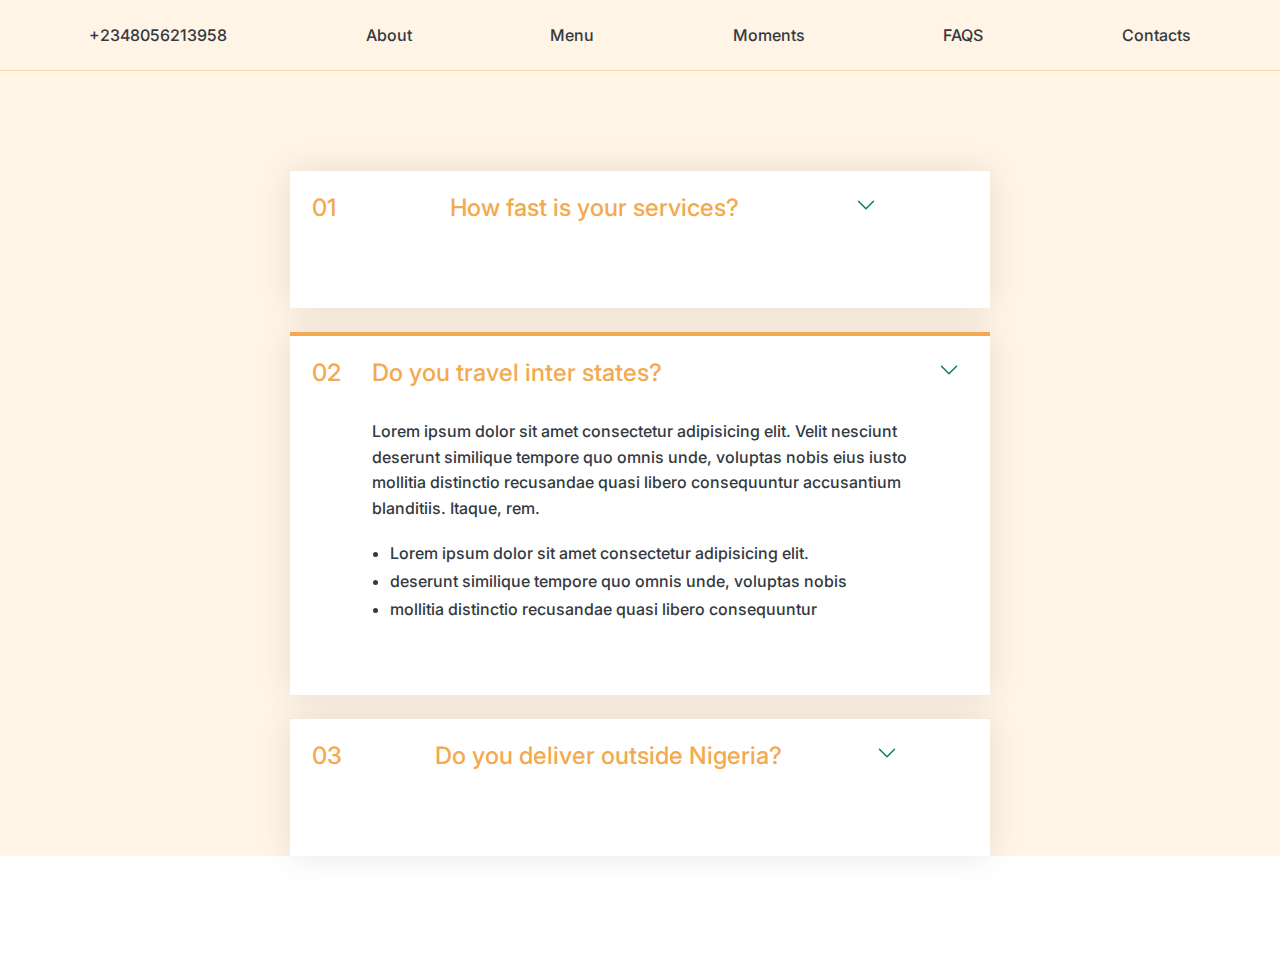
<file: FAQS.html>
<!DOCTYPE html>
<html lang="en">
  <head>
    <meta charset="UTF-8" />
    <meta http-equiv="X-UA-Compatible" content="IE=edge" />
    <meta name="viewport" content="width=device-width, initial-scale=1.0" />
    <link href="style.css" rel="stylesheet" />
    <link rel="preconnect" href="https://fonts.googleapis.com" />
    <link rel="preconnect" href="https://fonts.gstatic.com" crossorigin />
    <link
      href="https://fonts.googleapis.com/css2?family=Inter:wght@400;500;
      700&family=Montserrat+Alternates:wght@500;600&display=swap"
      rel="stylesheet"
    />
    <title>Bumai Cakes</title>
  </head>
</html>
<body>
  <div class="faq-container">
    <nav class="faq-nav">
      <div><a href="#">+2348056213958</a></div>
      <div><a href="#">About</a></div>
      <div><a href="#">Menu</a></div>
      <div><a href="#">Moments</a></div>
      <div><a href="#">FAQS</a></div>
      <div><a href="#">Contacts</a></div>
    </nav>

    <div class="accordion">
      <div class="item">
        <p class="number">01</p>
        <p class="question">How fast is your services?</p>
        <svg
          xmlns="http://www.w3.org/2000/svg"
          fill="none"
          viewBox="0 0 24 24"
          stroke-width="1.5"
          stroke="currentColor"
          class="acc-icon"
        >
          <path
            stroke-linecap="round"
            stroke-linejoin="round"
            d="M19.5 8.25l-7.5 7.5-7.5-7.5"
          />
        </svg>

        <div class="response">
          <p>
            Lorem ipsum dolor sit amet consectetur adipisicing elit. Velit
            nesciunt<br />
            deserunt similique tempore quo omnis unde, voluptas nobis eius
            iusto<br />
            mollitia distinctio recusandae quasi libero consequuntur
            accusantium<br />
            blanditiis. Itaque, rem.
          </p>

          <ul>
            <li>Lorem ipsum dolor sit amet consectetur adipisicing elit.</li>
            <li>deserunt similique tempore quo omnis unde, voluptas nobis</li>
            <li>mollitia distinctio recusandae quasi libero consequuntur</li>
          </ul>
        </div>
      </div>
      <div class="item open">
        <p class="number">02</p>
        <p class="question">Do you travel inter states?</p>
        <svg
          xmlns="http://www.w3.org/2000/svg"
          fill="none"
          viewBox="0 0 24 24"
          stroke-width="1.5"
          stroke="currentColor"
          class="acc-icon"
        >
          <path
            stroke-linecap="round"
            stroke-linejoin="round"
            d="M19.5 8.25l-7.5 7.5-7.5-7.5"
          />
        </svg>

        <div class="response">
          <p>
            Lorem ipsum dolor sit amet consectetur adipisicing elit. Velit
            nesciunt<br />
            deserunt similique tempore quo omnis unde, voluptas nobis eius
            iusto<br />
            mollitia distinctio recusandae quasi libero consequuntur
            accusantium<br />
            blanditiis. Itaque, rem.
          </p>

          <ul>
            <li>Lorem ipsum dolor sit amet consectetur adipisicing elit.</li>
            <li>deserunt similique tempore quo omnis unde, voluptas nobis</li>
            <li>mollitia distinctio recusandae quasi libero consequuntur</li>
          </ul>
        </div>
      </div>
      <div class="item">
        <p class="number">03</p>
        <p class="question">Do you deliver outside Nigeria?</p>
        <svg
          xmlns="http://www.w3.org/2000/svg"
          fill="none"
          viewBox="0 0 24 24"
          stroke-width="1.5"
          stroke="currentColor"
          class="acc-icon"
        >
          <path
            stroke-linecap="round"
            stroke-linejoin="round"
            d="M19.5 8.25l-7.5 7.5-7.5-7.5"
          />
        </svg>

        <div class="response">
          <p>
            Lorem ipsum dolor sit amet consectetur adipisicing elit. Velit
            nesciunt<br />
            deserunt similique tempore quo omnis unde, voluptas nobis eius
            iusto<br />
            mollitia distinctio recusandae quasi libero consequuntur
            accusantium<br />
            blanditiis. Itaque, rem.
          </p>

          <ul>
            <li>Lorem ipsum dolor sit amet consectetur adipisicing elit.</li>
            <li>deserunt similique tempore quo omnis unde, voluptas nobis</li>
            <li>mollitia distinctio recusandae quasi libero consequuntur</li>
          </ul>
        </div>
      </div>
    </div>
  </div>
</body>
</file>
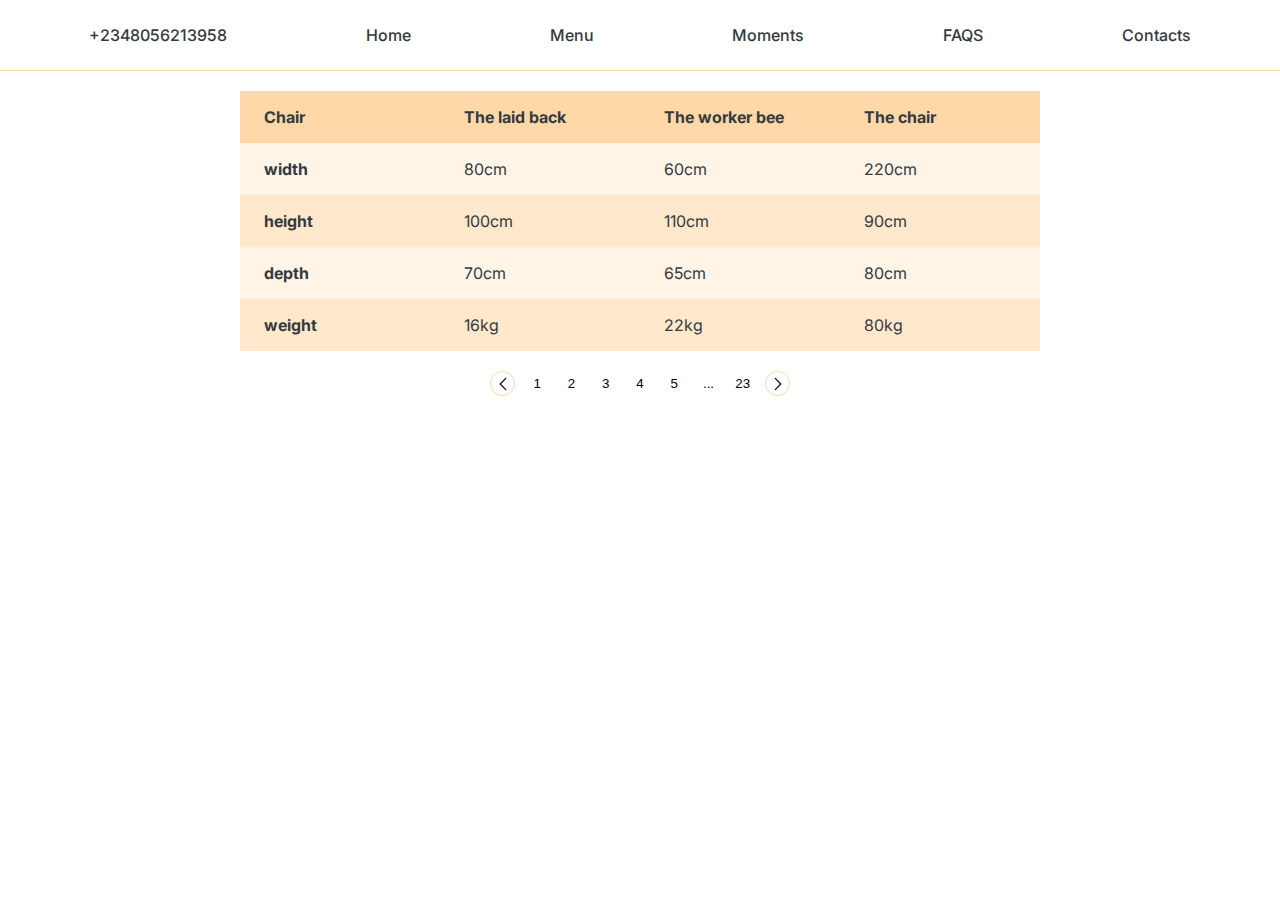
<file: Menu-Table.html>
<style>
  /* SPACING SYSTEM (px) 2 / 4 / 8 / 12 / 16 / 24 / 32 / 48 / 64 / 80 / 96 / 128
    FONT SIZE SYSTEM (px) 10 / 12 / 14 / 16 / 18 / 20 / 24 / 30 / 36 / 44 / 52 / 62
    / 74 / 86 / 98 */

  * {
    margin: 0;
    padding: 0;
    box-sizing: border-box;
  }

  table {
    width: 800px;
    margin: 20 auto;
    /*border: 1px solid #343a40;*/
    border-collapse: collapse;
  }
  th,
  td {
    /*border: 1px solid #343a40;*/
    padding: 16px 24px;
    text-align: left;
  }
  thead th {
    background-color: #ffd8a8;
    width: 25%;
  }
  tbody tr:nth-child(odd) {
    background-color: #fff4e6;
  }
  tbody tr:nth-child(even) {
    background-color: #ffe8cc;
  }
  .pagination {
    width: 300px;
    margin: 20px auto;
    display: flex;
    justify-content: space-between;
    align-items: center;
  }
  .pg-icons {
    width: 18px;
  }
  .pag-icon {
    background-color: #fff;
    border: 1px solid #ffd8a8;
    width: 25px;
    height: 25px;
    border-radius: 50%;
    text-align: center;
  }
  .btns {
    width: 24px;
    height: 24px;
    background-color: #fff;
    border: 1px solid #ffd8a8;
    border-radius: 50%;
  }
  a .pag-icon:link {
    background-color: #fff;
    border: none;
  }
  a .pag-icon:hover {
    background-color: #ffd8a8;
    border: 1px solid #ffd8a8;
    cursor: pointer;
  }
  a .btns {
    border: none;
  }
  a .btns:hover {
    background-color: #ffd8a8;
    border: 1px solid #ffd8a8;
    cursor: pointer;
  }
</style>

<!DOCTYPE html>
<html lang="en">
  <head>
    <meta charset="UTF-8" />
    <meta http-equiv="X-UA-Compatible" content="IE=edge" />
    <meta name="viewport" content="width=device-width, initial-scale=1.0" />
    <title>Menu</title>
    <link href="style.css" rel="stylesheet" />
    <link rel="preconnect" href="https://fonts.googleapis.com" />
    <link rel="preconnect" href="https://fonts.gstatic.com" crossorigin />
    <link
      href="https://fonts.googleapis.com/css2?family=Inter:wght@400;500;700&family=Montserrat+Alternates:wght@500;600&display=swap"
      rel="stylesheet"
    />
  </head>
  <body>
    <nav>
      <div class="nav-link"><a href="#">+2348056213958</a></div>
      <div class="nav-link"><a href="index.html">Home</a></div>
      <div class="nav-link"><a href="Menu-Table.html">Menu</a></div>
      <div class="nav-link"><a href="#">Moments</a></div>
      <div class="nav-link"><a href="FAQS.html">FAQS</a></div>
      <div class="nav-link"><a href="#">Contacts</a></div>
    </nav>
    <table>
      <thead>
        <tr>
          <th>Chair</th>
          <th>The laid back</th>
          <th>The worker bee</th>
          <th>The chair</th>
        </tr>
      </thead>
      <tbody>
        <tr>
          <th>width</th>
          <td>80cm</td>
          <td>60cm</td>
          <td>220cm</td>
        </tr>
        <tr>
          <th>height</th>
          <td>100cm</td>
          <td>110cm</td>
          <td>90cm</td>
        </tr>
        <tr>
          <th>depth</th>
          <td>70cm</td>
          <td>65cm</td>
          <td>80cm</td>
        </tr>
        <tr>
          <th>weight</th>
          <td>16kg</td>
          <td>22kg</td>
          <td>80kg</td>
        </tr>
      </tbody>
    </table>
    <!--Pagination-->
    <div class="pagination">
      <a>
        <button class="pag-icon">
          <svg
            xmlns="http://www.w3.org/2000/svg"
            fill="none"
            viewBox="0 0 24 24"
            stroke-width="1.5"
            stroke="currentColor"
            class="pg-icons"
          >
            <path
              stroke-linecap="round"
              stroke-linejoin="round"
              d="M15.75 19.5L8.25 12l7.5-7.5"
            />
          </svg></button
      ></a>

      <a href="#"><button class="btns">1</button></a>
      <a href="#"><button class="btns">2</button></a>
      <a href="#"><button class="btns">3</button></a>
      <a href="#"><button class="btns">4</button></a>
      <a href="#"><button class="btns">5</button></a>
      <a href="#"><button class="btns">...</button></a>
      <a href="#"><button class="btns">23</button></a>

      <a
        ><button class="pag-icon">
          <svg
            xmlns="http://www.w3.org/2000/svg"
            fill="none"
            viewBox="0 0 24 24"
            stroke-width="1.5"
            stroke="currentColor"
            class="pg-icons"
          >
            <path
              stroke-linecap="round"
              stroke-linejoin="round"
              d="M8.25 4.5l7.5 7.5-7.5 7.5"
            />
          </svg>
        </button>
      </a>
    </div>
  </body>
</html>
</file>
<file: style.css>
/*
SPACING SYSTEM (px)
2 / 4 / 8 / 12 / 16 / 24 / 32 / 48 / 64 / 80 / 96 / 128

FONT SIZE SYSTEM (px)
10 / 12 / 14 / 16 / 18 / 20 / 24 / 30 / 36 / 44 / 52 / 62 / 74 / 86 / 98
*/

* {
  margin: 0;
  padding: 0;
  box-sizing: border-box;
}

body {
  width: 100%;
  height: 100%;
  font-family: "Inter", sans-serif;
  font-weight: 500;
  margin: auto;
  color: #343a40;
}
.container {
  background-color: #fff4e6;
  height: 100vh;
}
article {
  width: auto;
  /* margin-left: 80px;
  background-color: #fff4e6;*/
  padding: 40px;
  padding-top: 5px;
}

nav {
  /* background-color: #fff4e6;*/
  display: flex;
  justify-content: space-around;
  /*margin-top: 15px;*/
  /*margin-bottom: 30px;*/
  border-bottom: 1px solid #ffd8a8;
  padding: 20px;
}

.content {
  display: flex;
  gap: 250px;
  margin-left: 220px;
}
.sub-content {
  line-height: 1.5;
  padding: 25px;
  font-weight: 200;
}
.heading {
  font-size: 16px;
  font-weight: 200;
  margin-left: -80px;
  margin-top: 120px;
  /*font-style: italic;*/
}

img {
  width: 400px;
  height: 500px;
  border-radius: 10px;
}

.main-heading {
  position: relative;
  margin-bottom: 40px;
  font-size: 62px;
  font-weight: 300;
}

h1 {
  line-height: 1;
  letter-spacing: 5px;
  padding: 25px;
}
span {
  position: absolute;
  left: 195px;
}
.sub-article {
  margin-top: -360px;
  margin-left: 10px;
}

.nav-link a {
  display: block;
  padding: 5px;
  color: #343a40;
}

.nav-link a:link {
  text-decoration: none;
  color: #343a40;
}
.nav-link a:hover {
  background-color: #ffd8a8;
}
.discover-button {
  padding: 10px;
  padding-right: 20px;
  padding-left: 20px;
  border-radius: 10px;
  margin-left: 30px;
  margin-top: 40px;
  background-color: #ffd8a8;
  border: none;
}
.discover-button:hover {
  scale: 1.25;
  cursor: pointer;
}

#about-img {
  width: 700px;
}

.about-title {
  color: red;
}

.about-author {
  margin-top: 40px;
  text-decoration: underline #ffd8a8 1.5px;
  padding: 5px;
  font-weight: 500;
  letter-spacing: 0.6px;
}

.about-bakery {
  font-weight: 200;
  line-height: 2;
}
.author-button {
  padding: 10px;
  padding-right: 20px;
  padding-left: 20px;
  border-radius: 10px;
  background-color: #ffd8a8;
  border: none;
  margin-top: 30px;
}

.author-button:hover {
  scale: 1.25;
  cursor: pointer;
}
.img-cupcake {
  width: 300px;
  height: 250px;
  margin-top: 90px;
}
.ph-truck,
.ph-cake,
.ph-medal {
  font-size: 20px;
  background-color: #ffd8a8;
  padding: 10px;
  border-radius: 30px;
  margin-bottom: 5px;
}
.about-icon {
  display: flex;
  gap: 30px;
  letter-spacing: 0.1px;
  font-size: 16px;
  margin-top: 20px;
  font-weight: 200;
  line-height: 1.5;
}
aside {
  display: flex;
  align-items: center;
  margin-top: -50px;
  gap: 180px;
  padding-left: 50px;
}

#party,
#pastry,
#balloons {
  width: 300px;
  height: 250px;
  box-shadow: 0 20px 30px 0px rgba(0, 0, 0, 0.1);
}

.product-container {
  display: flex;
  justify-content: space-around;
}
.product-container h5 {
  margin-bottom: 10px;
  font-size: 18px;
}

#product-title {
  letter-spacing: 0.3px;
  font-weight: 500;
  font-size: 24px;
  text-decoration: underline #ffd8a8 1.5px;
  margin-top: 50px;
}
h2 {
  margin-top: 50px;
}

#tests {
  font-size: 18px;
  font-weight: 500;
  text-decoration: underline #ffd8a8 1.5px;
  margin-left: 40px;
  margin-bottom: 15px;
}
#test-content {
  font-weight: 600;
  font-size: 30px;
  letter-spacing: 0.5px;
  line-height: 1.3;
  margin-left: 40px;
  color: #f3a94e;
}
#test-article {
  line-height: 1.4;
  margin-left: 30px;
  font-weight: 200;
  padding: 15px;
}
.test-1,
.test-2 {
  /*margin-left: 30px;*/
  line-height: 1.5;
}
box {
  display: grid;
  grid-template-columns: repeat(2, 1fr);
  align-items: center;
  background-color: #fff4e6;
  margin-top: 40px;
  padding-bottom: 15px;
  width: auto;
  padding: 34px;
  padding-bottom: 48px;
}

.test-title {
  grid-column: 1 / 2;
}
.test-1 q {
  margin-top: 50px;
}
.test-1 {
  grid-column: 2 / 3;
  margin-top: 60px;
  font-style: italic;
  border: solid 1px #f3a94e;
  padding: 10px 36px;
  padding-left: 44px;
  border-radius: 15px;
  background-color: #f3a94e;
  display: flex;
  gap: 38px;
  position: relative;
}

.icon-btn {
  background-color: #ffff;
  height: 40px;
  width: 40px;
  border: none;
  position: absolute;
  border-radius: 50%;
  display: flex;
  align-items: center;
  justify-content: center;
  box-shadow: 0 12px 24px rgba(0, 0, 0, 0.2);
  cursor: pointer;
}
.btn-icon {
  height: 24px;
  width: 24px;
  stroke: #f3a94e;
}

.btn-left {
  left: 0;
  top: 50%;
  transform: translate(-50%, -50%);
}

.btn-right {
  right: 0;
  top: 50%;
  transform: translate(50%, -50%);
}
.dots {
  display: flex;
  position: absolute;
  gap: 10px;
  left: 50%;
  bottom: 0;
  transform: translate(0, 30px);
}

.dot {
  height: 12px;
  width: 12px;
  border: 2px solid #f3a94e;
  border-radius: 50%;
  background-color: #ffff;
  cursor: pointer;
}
.dot-filled {
  background-color: #f3a94e;
}
/*.test-2 {
  grid-column: 3/ 4;
  font-style: italic;
  border: solid 1px #f3a94e;
  padding: 10px;
  border-radius: 15px;
}*/

.form-title {
  color: #343a40;
  font-weight: 600;
  text-decoration: underline #f3a94e 1.5px;
  font-size: 18px;
  margin-left: 30px;
  margin-top: 30px;
}

.form-booking {
  padding-left: 150px;
  padding-top: 10px;
  display: grid;
  grid-template-columns: repeat(3, 300px);
  grid-template-rows: 3;
  line-height: 2;
  column-gap: 15px;
  row-gap: 15px;
}
.form-booking input {
  border: none;
  background-color: #f1f3f5;
  padding: 20px;
  outline: none;
}

#form-name {
  grid-column: 1 / 2;
}
#form-email {
  grid-column: 2 / 3;
}
#form-ph {
  grid-column: 3 / 4;
}

/*
#form-time{background-color:#f1f3f5 ;}
#form-event{background-color:#f1f3f5 ;}*/
#form-msg {
  grid-column: 1 / 4;
  padding: 40px;
  background-color: #f1f3f5;
}
#book-button {
  background-color: #ffd8a8;
  margin-left: 600px;
  margin-top: 40px;
  border: none;
  padding-right: 40px;
  padding-left: 40px;
  padding-top: 10px;
  padding-bottom: 10px;
  border-radius: 10px;
}
#subscribe-form {
  width: 400px;
  padding: 30px;
  background-color: #f1f3f5;
  border: none;
  /*position: relative;*/
  margin-top: 20px;
}
.ph-caret-right {
  background-color: #ffd8a8;
  padding: 8px;
  border-radius: 50px;
  margin-top: 15px;
  font-weight: 600;
  margin-left: -50px;
}
summary {
  display: flex;
  justify-content: space-around;
  line-height: 1.5;
  margin-top: 70px;
  padding-right: 60px;
  padding-top: 30px;
  background-color: #fff4e6;
  padding-bottom: 30px;
  font-weight: 200;
}
.product-container h5 a {
  color: #343a40;
}
.product-container h5 a:link {
  text-decoration: none;
}
.product-container h5 a:hover {
  color: #f3a94e;
  cursor: pointer;
}
.product-container h5 a:active {
  color: #d9480f;
}
summary ul li {
  list-style: none;
}

footer {
  display: flex;
  justify-content: space-around;
  font-weight: 200;
  font-size: 14px;
  background-color: #ffd8a8;
  padding: 5px;
  color: #495057;
}
@media only screen and (max-width: 1050px) {
}
img {
  width: 400px;
}

@media only screen and (max-width: 360px) {
  img {
    width: 200px;
    flex-direction: column;
  }
  nav {
    display: block;
  }
}

@media only screen and (max-width: 720px) {
}
img {
  width: 400px;
}
/*FREQUENTLY ASKED QUESTIONS*/
.faq-container {
  background-color: #fff4e6;
}
.faq-nav {
  /* background-color: #fff4e6;*/
  display: flex;
  justify-content: space-around;
  /*margin-top: 15px;*/
  /*margin-bottom: 30px;*/
  border-bottom: 1px solid #ffd8a8;
  padding: 20px;
}

.faq-nav a {
  display: block;
  padding: 5px;
  color: #343a40;
}

.faq-nav a:link {
  text-decoration: none;
  color: #343a40;
}
.faq-nav a:hover {
  background-color: #ffd8a8;
}

.accordion {
  width: 700px;
  margin: 100px auto;
  display: flex;
  flex-direction: column;
  gap: 24px;
}
.number,
.question {
  font-size: 24px;
  color: #f3a94e;
  font-weight: 500;
}
.acc-icon {
  width: 24px;
  height: 24px;
  stroke: #087f5b;
}
.number {
  grid-column: 1 / 2;
}
.question {
  grid-column: 2 / 3;
}
.acc-icon {
  grid-column: 3 / 4;
}

.accordion .response {
  margin-bottom: 24px;
  grid-column: 2 / 3;
}
.response p {
  margin-bottom: 24px;
  line-height: 1.6;
}
.response ul {
  line-height: 1;
  display: flex;
  flex-direction: column;
  gap: 12px;
  margin-left: 18px;
}
.item {
  display: grid;
  grid-template-columns: repeat(3, auto);
  grid-template-rows: repeat(3, auto);
  box-shadow: 0 0 32px rgba(0, 0, 0, 0.1);
  padding: 22px;
  column-gap: 24px;
  row-gap: 32px;
  background-color: #ffff;
}
.open {
  border-top: 4px solid #f3a94e;
}
.item .response {
  display: none;
}
.open .response {
  display: block;
}
</file>
